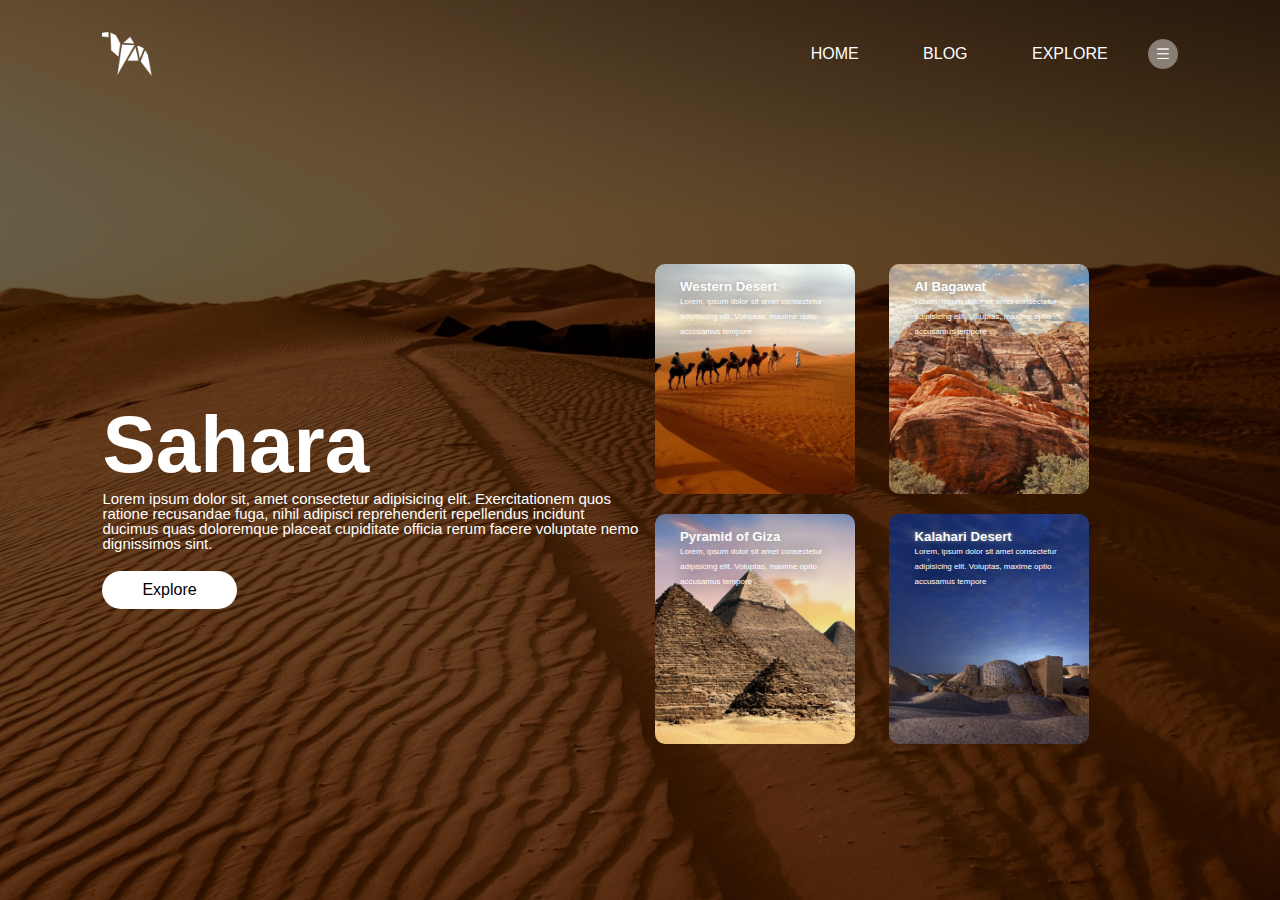
<file: buttons/hovercard.html>
<!DOCTYPE html>
<html lang="en">
<head>
    <meta charset="UTF-8">
    <meta http-equiv="X-UA-Compatible" content="IE=edge">
    <meta name="viewport" content="width=device-width, initial-scale=1.0">
    <title>Document</title>
    <link rel="stylesheet" href="hovercard.css">
</head>
<body>
    <header class="container">
        <div class="navbar">
            <img src="DesertImg/logo.png" class="logo">
            <nav>
                <ul>
                    <li><a href="#">HOME</a></li>
                    <li><a href="#">BLOG</a></li>
                    <li><a href="#">EXPLORE</a></li>
                </ul>
            </nav>
            <img src="DesertImg/menu.png" class="menu-icon">
        </div>
        

        <div class="row">
            <div class="col">
                <h1>Sahara</h1>
                <p>Lorem ipsum dolor sit, amet consectetur adipisicing elit. Exercitationem quos ratione recusandae fuga, nihil adipisci reprehenderit repellendus incidunt ducimus quas doloremque placeat cupiditate officia rerum facere voluptate nemo dignissimos sint.</p>
                <button type="button">Explore</button>
            </div>
            <div class="col">
               <div class="card card1">
                   <h5>Western Desert</h5>
                   <p>Lorem, ipsum dolor sit amet consectetur adipisicing elit. Voluptas, maxime optio accusamus tempore</p>
               </div>
               <div class="card card2">
                   <h5>AI Bagawat</h5>
                   <p>Lorem, ipsum dolor sit amet consectetur adipisicing elit. Voluptas, maxime optio accusamus tempore</p>
               </div>
               <div class="card card3">
                   <h5>Pyramid of Giza</h5>
                   <p>Lorem, ipsum dolor sit amet consectetur adipisicing elit. Voluptas, maxime optio accusamus tempore</p>
               </div>
               <div class="card card4">
                   <h5>Kalahari Desert</h5>
                   <p>Lorem, ipsum dolor sit amet consectetur adipisicing elit. Voluptas, maxime optio accusamus tempore</p>
               </div>
            </div>
        </div>
    </header>
</body>
</html>
</file>
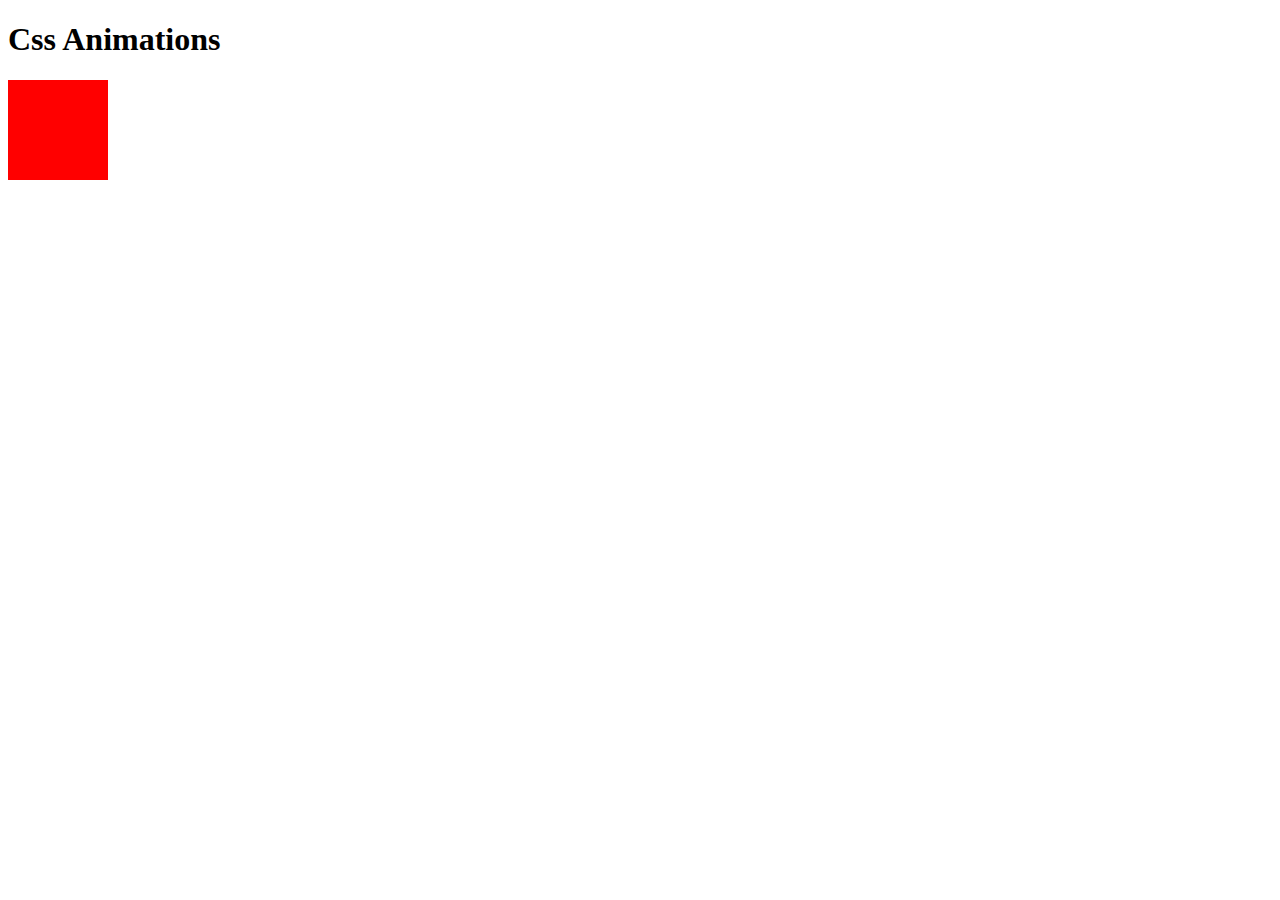
<file: css_animations/animation1.html>
<!DOCTYPE html>
<html lang="en">
<head>
    <meta charset="UTF-8">
    <meta http-equiv="X-UA-Compatible" content="IE=edge">
    <meta name="viewport" content="width=device-width, initial-scale=1.0">
    <title>Document</title>
    <link rel="stylesheet" href="animation1.css">
</head>
<body>
    <h1 class="title">Css Animations</h1>
    <div></div>
</div>
</body>
</html>
</file>
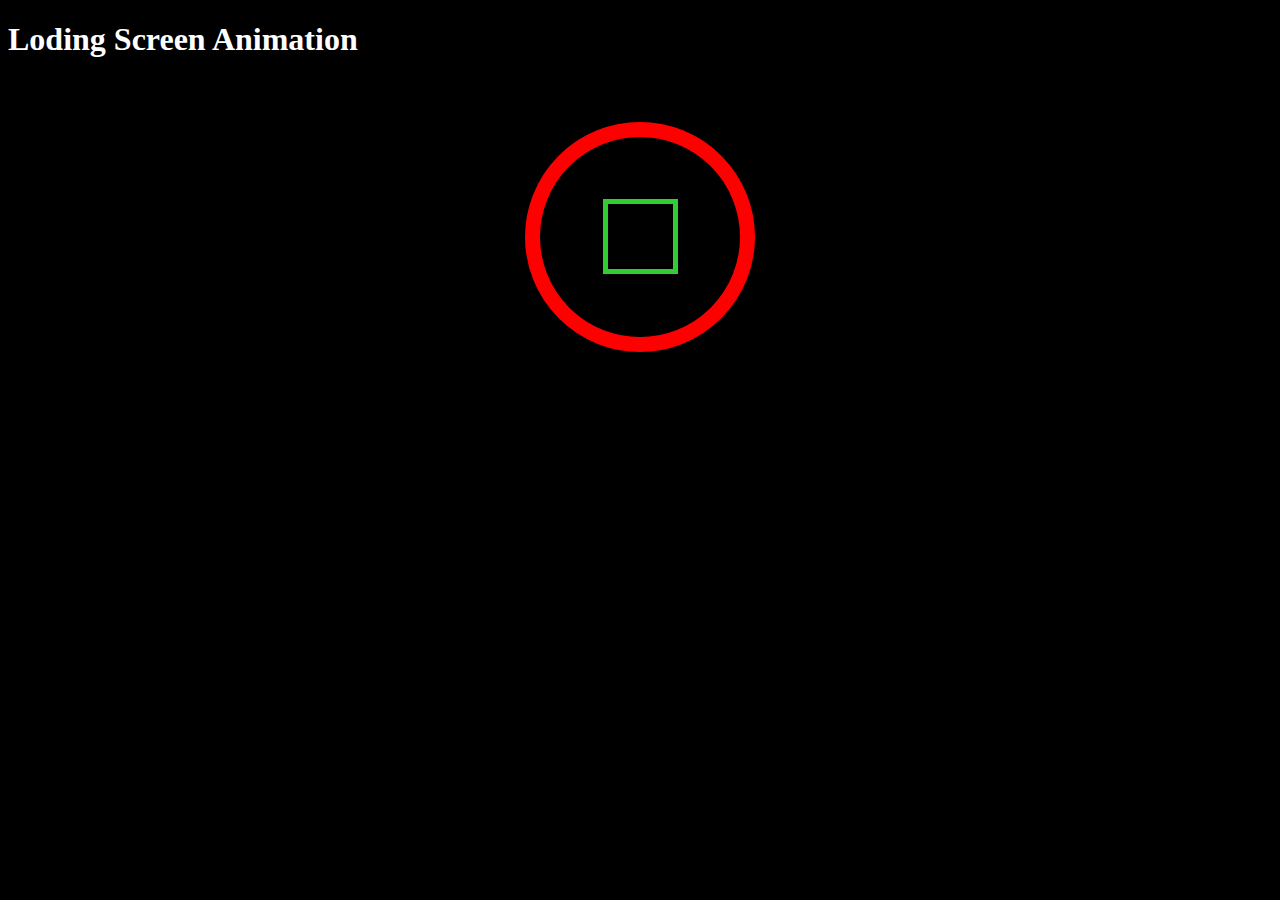
<file: css_animations/animation2.html>
<!DOCTYPE html>
<html lang="en">
<head>
    <meta charset="UTF-8">
    <meta http-equiv="X-UA-Compatible" content="IE=edge">
    <meta name="viewport" content="width=device-width, initial-scale=1.0">
    <title>Document</title>
    <link rel="stylesheet" href="animation2.css">
</head>
<body>
  <h1 class="title">Loding Screen Animation</h1>
  <div id="circle">
      <div id="square"></div>
  </div>
</body>
</html>
</file>
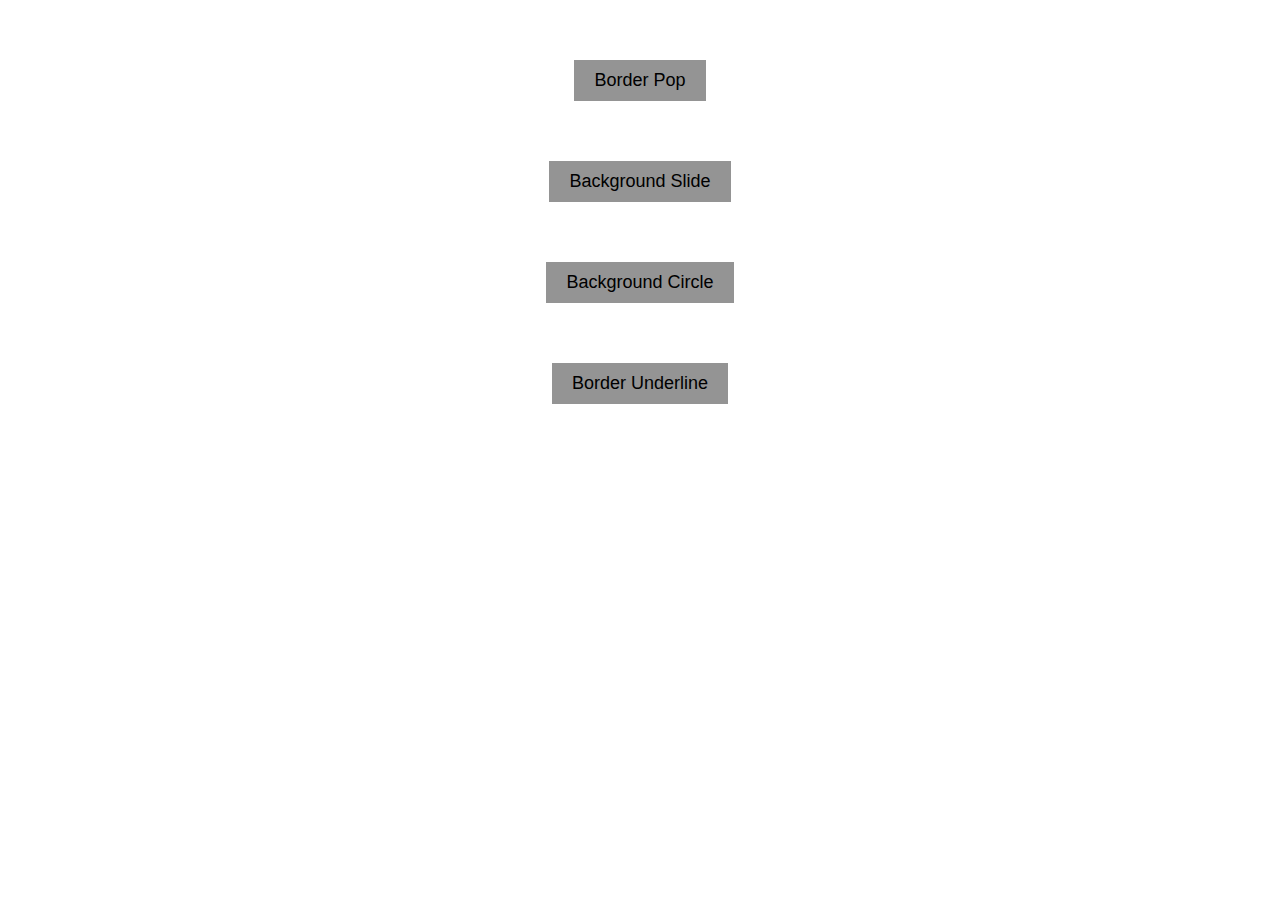
<file: buttons/button-hovers/bg_hover.html>
<!DOCTYPE html>
<html lang="en">
<head>
    <meta charset="UTF-8">
    <meta http-equiv="X-UA-Compatible" content="IE=edge">
    <meta name="viewport" content="width=device-width, initial-scale=1.0">
    <title>Document</title>
  <link rel="stylesheet" href="bg_hover.css">
</head>
<body>
    <div class="container">
      <button class="btn border-pop">Border Pop</button>
      <button class="btn background-slide">Background Slide</button>
      <button class="btn background-circle">Background Circle</button>
      <button class="btn border-underline">Border Underline</button>
    </div>
</body>
</html>
</file>
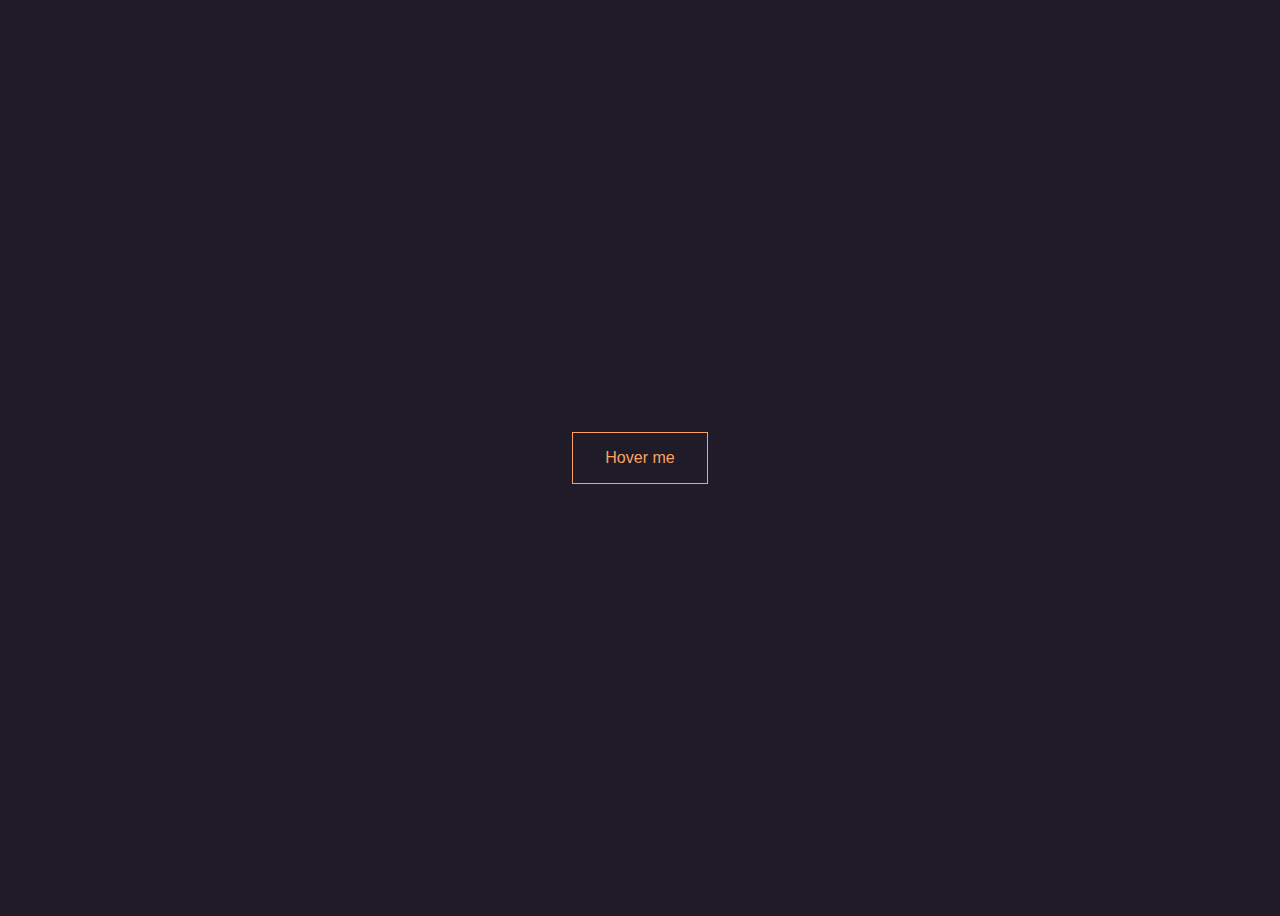
<file: buttons/button-hovers/fancybutton.html>
<!DOCTYPE html>
<html lang="en">
<head>
    <meta charset="UTF-8">
    <meta http-equiv="X-UA-Compatible" content="IE=edge">
    <meta name="viewport" content="width=device-width, initial-scale=1.0">
    <title>Document</title>
    <link rel="stylesheet" href="facnybutton.css">
</head>
<body>
    <button>Hover me</button>
</body>
</html>
</file>
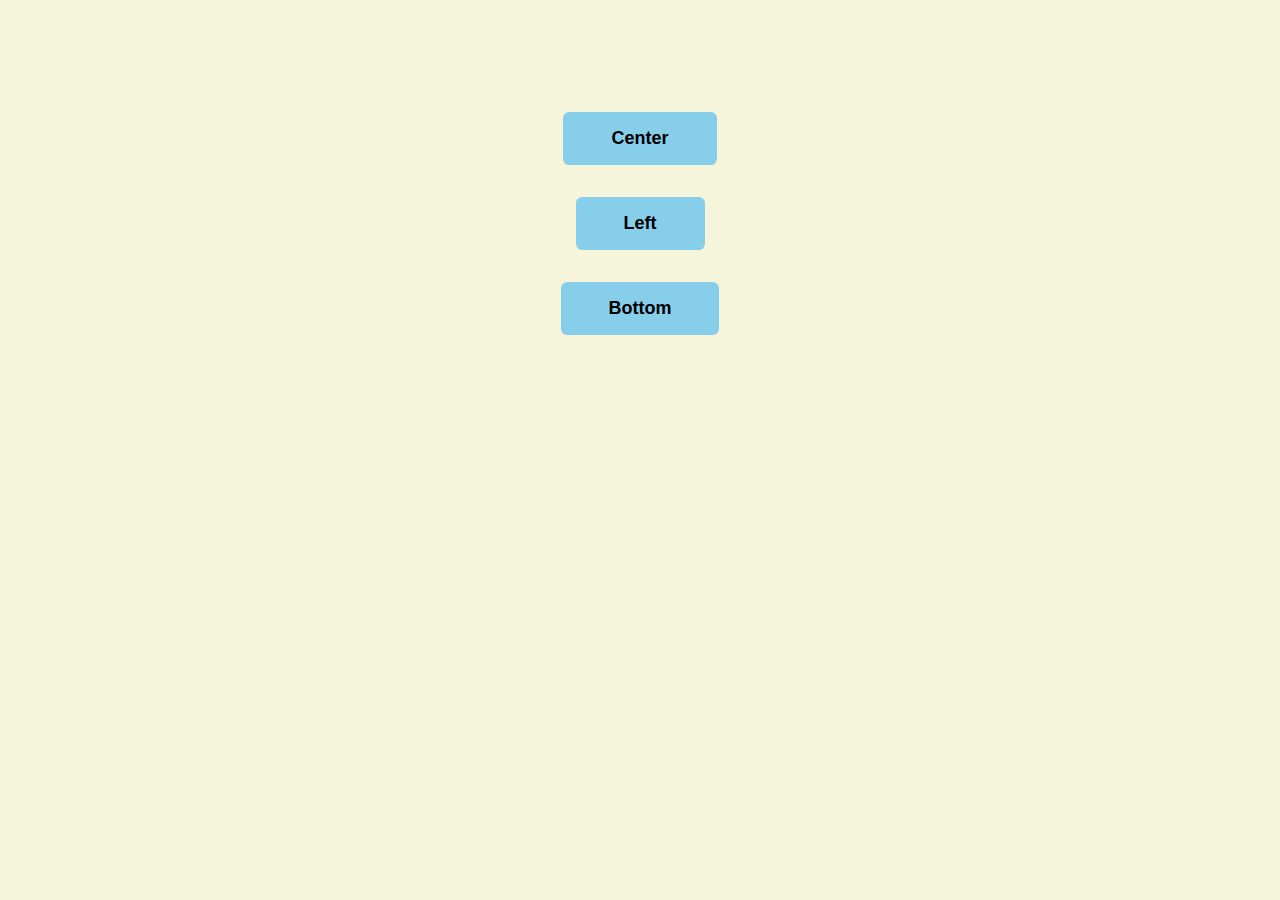
<file: buttons/button-hovers/line_hover.html>
<!DOCTYPE html>
<html lang="en">
<head>
    <meta charset="UTF-8">
    <meta http-equiv="X-UA-Compatible" content="IE=edge">
    <meta name="viewport" content="width=device-width, initial-scale=1.0">
    <title>Document</title>
  <link rel="stylesheet" href="line_hover.css">
</head>
<body>
    <div class="container">
      <button class="btn" id="btn1">Center</button>
      <button class="btn" id="btn2">Left</button>
      <button class="btn" id="btn3">Bottom</button>
    </div>
</body>
</html>
</file>
<file: buttons/hovercard.css>
* {
    margin: 0;
    padding: 0;
    font-family: sans-serif;
}
button{
    all: unset;
}

.container {
    width: 100%;
    height: 100vh;
    background-image: linear-gradient(rgba(0, 0, 0, 0.6), 
    rgba(0, 0, 0, 0.6)), url('DesertImg/background.png');
    background-position: center;
    background-size: cover;
    padding-left: 8%;
    padding-right: 8%;
    box-sizing: border-box;
}
.navbar{
    height: 12%;
    display: flex;
    align-items: center;
}
.logo{
    width: 50px;
    cursor: pointer;
}
.menu-icon{
    width: 30px;
    cursor: pointer;
    margin-left: 40px;
}
nav{
    flex: 1;
    text-align: right;
}
nav ul li{
    list-style-type: none;
    display: inline-block;
    margin-left: 60px;
}
nav ul li a{
    text-decoration: none;
    color: white;
    font-size: medium;
}
.row{
    display: flex;
    height: 88%;
    align-items: center;
}
.col{
    flex-basis:50%;
    color: white;
}
h1{
    color: white;
    font-size: 80px;
}
p{
    color: white;
    font-size: 15px;
    line-height: 15px
}
button{
    color: black;
    background-color: white;
    font-size: medium;
    margin-top: 20px;
    padding: 10px 40px;
    border-radius: 2rem;
}
.card{
    width: 200px;
    height: 230px;
    display: inline-block;
    border-radius: 10px;
    padding: 15px 25px;
    box-sizing: border-box;
    cursor: pointer;
    margin:10px 15px;
    background-size: cover;
    color: black;
    transition: transform 0.5s ease;
}
.card1{
    background-image: url('DesertImg/pic-1.png');
}
.card2{
    background-image: url('DesertImg/pic-2.png');
}
.card3{
    background-image: url('DesertImg/pic-3.png');
}
.card4{
    background-image: url('DesertImg/pic-4.png');
}
.card:hover{
    transform: translateY(-10px);
}
h5{
    color: white;
    text-shadow: 0 0 5px #999;
}
.card p{
    text-shadow: 0 0 15px #000;
    font-size: 8px;
}
</file>
<file: css_animations/animation1.css>
div{
  width: 100px;
  height: 100px;
  background-color: red;
  position: relative;
  animation: cool-animation;
  animation-duration: 4s;
  animation-timing-function: linear;
  animation-delay: 1s;
  animation-iteration-count: 2;
  animation-direction:normal;
  /*reverse - starting off from 100%blue to 0%red
  normal- normal is the normal way
  alternate- 1st complete one normal flow and when it 
  ends(normal ends) go to that action which u just did previously
  alternate-reverse -1st will go reverse(i.e starting off from 100%blue) complete one normal flow then (alternate) go to that action which u did previously*/ 
  animation-fill-mode:backwards;
  /*forward-will matain the last thing which happened(the 0% part (blue color))
  */
  
}
@keyframes cool-animation {
  0%{
  background-color: red;
  left:0px;
  top: 0px;
  }
  25%{
  background-color: orange;
  left: 500px;
  top: 0px;
  }
  50%{
  background-color: green;
  left: 500px;
  top: 500px;
  border-radius:50%;
  }
  75%{
  background-color: magenta;
  left: 0px;
  top: 500px;
  border-radius: 30%;
  }
  100%{
 background-color:blue;
 left: 0px;
 top: 0px;
 border-radius: 0px;
  }
}

/* postion- absolute - to it's parent's postition
, relative - to it's normal position
,static - nothing happens
, fixed - postion relative to it's browsers window
sticky   */
</file>
<file: css_animations/animation2.css>
body{
    background-color: black;
    color: white;
    /* box-sizing: border-box; */
}
#circle{
    width: 200px;
    height: 200px;
    border: 15px solid red;
    margin: 0 auto;
    margin-top: 5%;
    display: flex;
    justify-content: center;
    align-items: center;
    border-radius: 50%;
    /* box-sizing: border-box; */
    animation: circle 2s infinite forwards;
}
@keyframes circle {
    0%{border-color: red; transform: scale(1);}
    25%{border-color: gold; transform: scale(1.1);}
    50%{border-color: lime; transform:scale(1.3);}
    75%{border-color: lime; transform:scale(1.1);}
    100%{border-color: purple; transform: scale(1);}
}
#square{
    width: 75px;
    height: 75px;
    border:5px solid limegreen;
    animation: square 2s infinite ease-in-out alternate-reverse;
    box-sizing:border-box;
}
@keyframes square{
    0%{transform: rotate(0deg);}
    25%{border-color: aqua; border-width: 10px;}
    50%{border-color: coral; border-width: 20px;}
    75%{border-color: yellow; border-width: 40px;}
    100%{transform: rotate(360deg); border-width: 5px;}
}
</file>
<file: buttons/button-hovers/bg_hover.css>
* {
    padding: 0;
    margin: 0;
    box-sizing: border-box;
}

body {
    font-family: sans-serif;

}

.container {
    display: flex;
    flex-direction: column;
    justify-content: center;
    align-items: center;
}

button {
    all: unset;
}

button {
    font-size: large;
    font-weight: 500;
    background-color: var(--background-color);
    --background-color: #949494;
}

.btn {
    margin-top: 60px;
    padding: 10px 20px;
    position: relative;
    --border-size: 0.3rem;
    --accent-color: #0af;
}
/* button pop animation */

.btn.border-pop::after {
    content: '';
    position: absolute;
    top: 0;
    left: 0;
    bottom: 0;
    right: 0;
    z-index: -1;
    border: var(--border-size) solid var(--background-color);
    transition: top, bottom, left, right, 100ms ease-in-out;
}

.btn.btn.border-pop:hover::after,
.btn.btn.border-pop:focus::after {
    top: calc(var(--border-size)*-2.5);
    bottom: calc(var(--border-size)*-2.5);
    left: calc(var(--border-size)*-2.5);
    right: calc(var(--border-size)*-2.5);
}

/* slide button hover */
.btn.background-slide::before {
    content: '';
    position: absolute;
    top: 0;
    bottom: 0;
    left: 0;
    right: 0;
    background-color: var(--accent-color);
    z-index: -1;
    transform: scaleX(0);
    transition: transform 400ms ease-in-out;
    transform-origin: left;  
    /* the default transform origin is the center */
}

.btn.background-slide {
    z-index: 1;
    transition: color 0.5s ease;
}

.btn.background-slide:hover::before,
.btn.background-slide:focus::before {
    transform: scaleX(1);
    /* color does not like to work with before */
}

.btn.background-slide:hover,
.btn.background-slide:focus {
    color: white;
}

/* circle hover button */
.btn.background-circle::before {
    position: absolute;
    content: '';
    top: 0;
    bottom: 0;
    left: 0;
    right: 0;
    z-index: -1 ;
    background-color: var(--background-color);
    border-radius: 50%;
    transition: transform 550ms ease-in-out;
    transform: scale(1.5);
}
.btn.background-circle:hover::before,
.btn.background-circle:focus::before{
transform: scale(0);
}
.btn.background-circle{
    z-index: 1;
    overflow: hidden;
    background-color:var(--accent-color);
    transition:color 500ms ease-in-out;
}
.btn.background-circle:hover,.btn.background-circle:focus{
    color: white;
}

/* underline hover button */
.btn.border-underline::before{
 content: '';
 position: absolute;
 height: var(--border-size);
 bottom: 0;
 left: 0;
 right:0;
 background-color: var(--accent-color);
 transition: transform 300ms ease-in-out;
 transform: scaleX(0);
 /* the default transform origin is the center */
}
.btn.border-underline:hover::before,
.btn.border-underline:focus::before{
    transform: scaleX(1);
    transform-origin: center;
}
</file>
<file: buttons/button-hovers/facnybutton.css>
body{
  display: flex;
  align-items: center;
  justify-content: center;
  height: 100vh;
  background-color: #1f1b29;
  font-family:'Lucida Sans', 'Lucida Sans Regular';
}

button{
  background-color:#1f1b29;
  color: #ffa260;
  border: 1.5px solid;
  padding: 1em 2em;
  font-size: 1em;
  transition: color 0.35s, border-color 0.35s, box-shadow 0.35s, transform 0.35s;
}
button:hover{
    border-color: #f1ff5c;
    color: white;
    box-shadow: 0 0.5em 0.5em -0.4em #f1ff5c;
    transform: translateY(-0.25em);
    cursor: pointer;
}
</file>
<file: buttons/button-hovers/line_hover.css>
*{
    margin: 0;
    padding: 0;

}
body{
    font-family: sans-serif;
    font-size: 16px;
    font-weight: 600;
    background-color: beige;
    box-sizing: border-box;
}
button{
    all: unset;
}
.container{
    display: flex;
    flex-direction: column;
    justify-content: center;
    align-items: center;
    margin-top: 5rem;
}
.btn{
 padding: 1rem 3rem;
 margin-top: 2rem;
 font-size: large;
 border: none;
 border-radius: 0.4rem;
 background-color: skyblue;
 position: relative;
 cursor: pointer;
}
.btn::after{
    content: '';
    position:absolute;
    background-color:slateblue;
    bottom: 0;
    left: 0;
    height: 6px;
    width: 100%;
    border-radius:1rem;
    
}
/* animating for the center button */
#btn1::after{
    transform: scale(0,1);
    transition: transform 0.3s ease;
}
#btn1:hover::after{
    transform: scale(1,1);
}
/* animating for the left button */
#btn2::after{
    transform-origin:bottom left;
    transform:scale(0,1);
    transition: transform 0.3s ease;
}
#btn2:hover::after{
    transform: scale(1,1);
}
/* animating for the bottom button */
#btn3 {
    overflow: hidden;
}  
/*hides contents inside the container*/
#btn3::after{
   transform: translateY(6px);  
   /*translate moves things around, so here it is like moving it down that is y-axis 3px*/
   transition: transform 0.3s ease;
}
#btn3:hover::after{
    transform:translateY(0);
}
</file>
